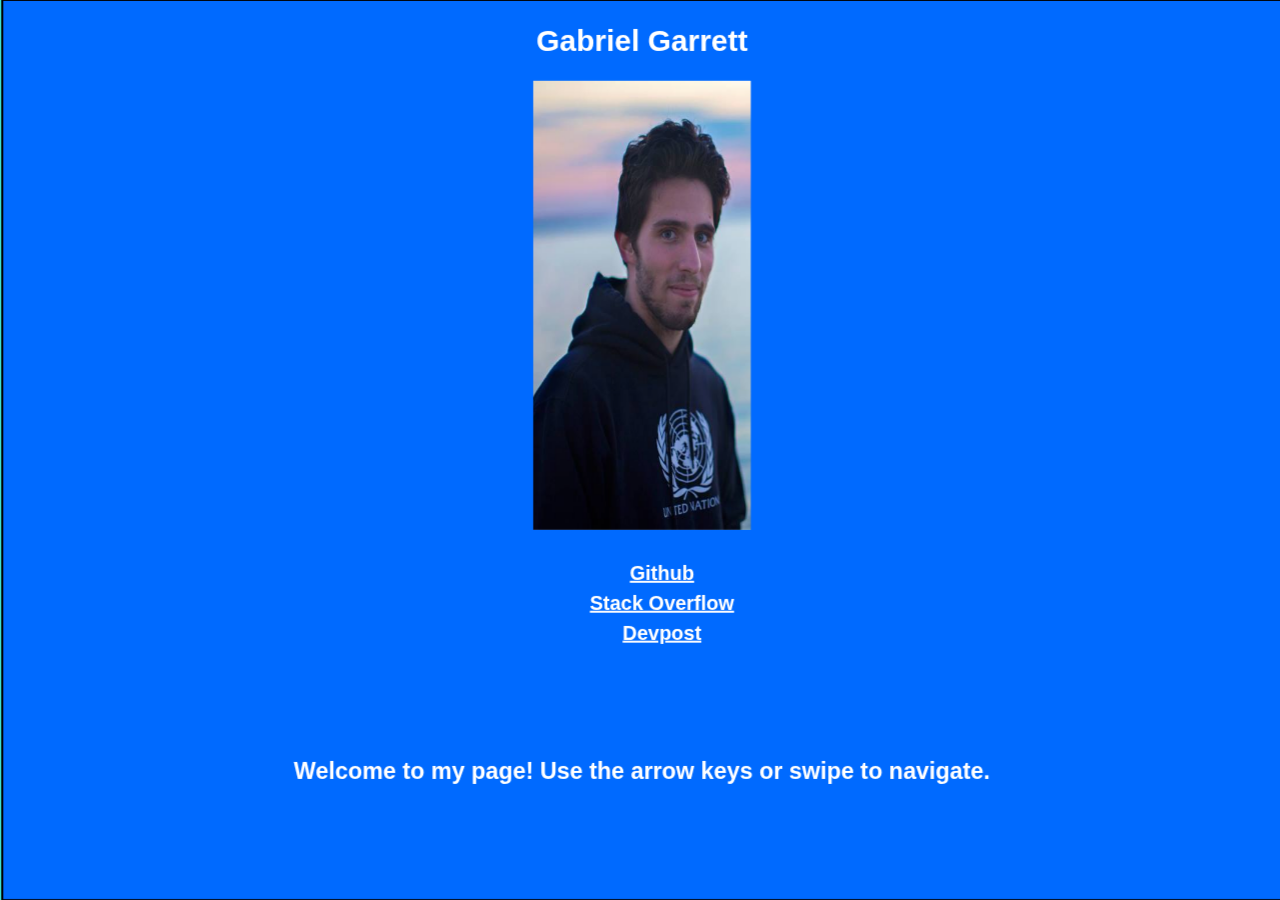
<file: index.html>
<!DOCTYPE html>
<html lang="en" class=" js csstransforms3d"><head><meta http-equiv="Content-Type" content="text/html; charset=UTF-8">
  <meta charset="utf-8">

  <!-- disable zooming -->
  <meta name="viewport" content="initial-scale=1.0, user-scalable=0">

  <link rel="stylesheet" href="./cube_files/style.css" media="screen">
  <link rel="stylesheet" href="style.css" media="screen">


    <style media="screen">

    .container {
      width: 100%;
      height: 100vh;
      position: relative;
      margin: 0 auto;
      border: 0px solid #CCC;
      -webkit-perspective: 1000px;
         -moz-perspective: 1000px;
           -o-perspective: 1000px;
              perspective: 1000px;
    }

    #cube {
      width: 100%;
      height: 100vh;
      position: absolute;
      -webkit-transform-style: preserve-3d;
         -moz-transform-style: preserve-3d;
           -o-transform-style: preserve-3d;
              transform-style: preserve-3d;
      -webkit-transition: -webkit-transform 1s;
         -moz-transition: -moz-transform 1s;
           -o-transition: -o-transform 1s;
              transition: transform 1s;
    }

    #cube figure {
      display: block;
      position: absolute;
      width: 100%;
      height: 100%;
      border: 2px solid black;
      line-height: 30px;
      font-size: 20px;
      font-weight: bold;
      color: white;
      text-align: center;
    }

    #cube.panels-backface-invisible figure {
      -webkit-backface-visibility: hidden;
         -moz-backface-visibility: hidden;
           -o-backface-visibility: hidden;
              backface-visibility: hidden;
    }



    #cube .front  { background: hsla(   0, 75%, 75%, 1.0 ); }
    #cube .back   { background: hsla(  45, 75%, 50%, 1.0); }
    #cube .right  { background: hsla( 120, 75%, 75%, 1.0 ); }
    #cube .left   { background: hsla( 180, 100%, 50%, 1.0 ); }
    #cube .top    { background: hsla( 215, 100%, 50%, 1.0 ); }
    #cube .bottom { background: hsla( 300, 100%, 50%, 1.0 ); }

    #cube .front  {
      -webkit-transform: translateZ( 100px );
         -moz-transform: translateZ( 100px );
           -o-transform: translateZ( 100px );
              transform: translateZ( 100px );
    }
    #cube .back   {
      -webkit-transform: rotateX( -180deg ) translateZ( 100px );
         -moz-transform: rotateX( -180deg ) translateZ( 100px );
           -o-transform: rotateX( -180deg ) translateZ( 100px );
              transform: rotateX( -180deg ) translateZ( 100px );
    }
    #cube .right {
      -webkit-transform: rotateY(   90deg ) translateZ( 100px );
         -moz-transform: rotateY(   90deg ) translateZ( 100px );
           -o-transform: rotateY(   90deg ) translateZ( 100px );
              transform: rotateY(   90deg ) translateZ( 100px );
    }
    #cube .left {
      -webkit-transform: rotateY(  -90deg ) translateZ( 100px );
         -moz-transform: rotateY(  -90deg ) translateZ( 100px );
           -o-transform: rotateY(  -90deg ) translateZ( 100px );
              transform: rotateY(  -90deg ) translateZ( 100px );
    }
    #cube .top {
      -webkit-transform: rotateX(   90deg ) translateZ( 100px );
         -moz-transform: rotateX(   90deg ) translateZ( 100px );
           -o-transform: rotateX(   90deg ) translateZ( 100px );
              transform: rotateX(   90deg ) translateZ( 100px );
    }
    #cube .bottom {
      -webkit-transform: rotateX(  -90deg ) translateZ( 100px );
         -moz-transform: rotateX(  -90deg ) translateZ( 100px );
           -o-transform: rotateX(  -90deg ) translateZ( 100px );
              transform: rotateX(  -90deg ) translateZ( 100px );
    }

    #cube.show-front {
      -webkit-transform: translateZ( -100px );
         -moz-transform: translateZ( -100px );
           -o-transform: translateZ( -100px );
              transform: translateZ( -100px );
    }
    #cube.show-back {
      -webkit-transform: translateZ( -100px ) rotateX( -180deg );
         -moz-transform: translateZ( -100px ) rotateX( -180deg );
           -o-transform: translateZ( -100px ) rotateX( -180deg );
              transform: translateZ( -100px ) rotateX( -180deg );
    }
    #cube.show-right {
      -webkit-transform: translateZ( -100px ) rotateY(  -90deg );
         -moz-transform: translateZ( -100px ) rotateY(  -90deg );
           -o-transform: translateZ( -100px ) rotateY(  -90deg );
              transform: translateZ( -100px ) rotateY(  -90deg );
    }
    #cube.show-left {
      -webkit-transform: translateZ( -100px ) rotateY(   90deg );
         -moz-transform: translateZ( -100px ) rotateY(   90deg );
           -o-transform: translateZ( -100px ) rotateY(   90deg );
              transform: translateZ( -100px ) rotateY(   90deg );
    }
    #cube.show-top {
      -webkit-transform: translateZ( -100px ) rotateX(  -90deg );
         -moz-transform: translateZ( -100px ) rotateX(  -90deg );
           -o-transform: translateZ( -100px ) rotateX(  -90deg );
              transform: translateZ( -100px ) rotateX(  -90deg );
    }
    #cube.show-bottom {
      -webkit-transform: translateZ( -100px ) rotateX(   90deg );
         -moz-transform: translateZ( -100px ) rotateX(   90deg );
           -o-transform: translateZ( -100px ) rotateX(   90deg );
              transform: translateZ( -100px ) rotateX(   90deg );
    }

  </style>

</head>
<body>

  <!--<h1>Cube 2 - show sides</h1>-->

  <section class="container" id="show-buttons">
    <div id="cube" class="panels-backface-invisible show-top">
      <figure class="front">

      <h2>About</h2>
      <p>Hi! I'm Gabe. I've been around. I've been to too many hackathons, burned out on the midnight oil of naive and idealistic ideas that drive the impassioned youth to their paltry and dispassionate servitude. Writing is my passion, and so I write letters the computer can understand by day so I can write letters that the soul can understand by night.</p>
  <!--     <button class="show-top topArrow">Show Top</button>
      <button class="show-left leftArrow">Show Left</button>
      <button class="show-right rightArrow">Show Right</button>
      <button class="show-bottom bottomArrow">Show Bottom</button> -->

      </figure>
      <figure class="back">
      <h2>Writings</h2>
      <p><a href="https://medium.com/swlh/my-first-experience-at-a-hackathon-a8494b875b34#.kzqq7y3wh">My First Experience at a Hackathon</a></p>
      <p><a href="https://medium.com/@Gabraham/the-coming-unification-of-big-data-d5f66c4040f6#.j8i64iy0e">The Coming Unification of Big Data</a></p>
<!--       <button class="show-bottom topArrow">Show Bottom</button>
      <button class="show-right leftArrow">Show Right</button>
      <button class="show-left rightArrow">Show Left</button>
      <button class="show-top bottomArrow">Show Top</button> -->
      </figure>
       <figure class="right">
<!--      <button class="show-top topArrow">Show Top</button>
      <button class="show-front leftArrow">Show Front</button>
      <button class="show-back rightArrow">Show Back</button>
      <button class="show-bottom bottomArrow">Show Bottom</button> -->
        <h2>Projects</h2>
        <ul>
          <li><a href="https://www.youtube.com/watch?v=PB5PkJqJOyU">Water Quality Detection via Smart-Phone Microscope</a></li>
          <li><a href="http://ggaabe.github.io/bsdmg">Bernie Sanders Dank Meme Generator</a></li>
	  <li><a href="https://itunes.apple.com/us/app/worthwhile./id1006859702?mt=8">Worthwhile: an art-inspired iPhone app</a></li>
	</ul>
      </figure>
      <figure class="left">

      <h2>Worm Brain Simulation</h2>
      <iframe width="560" height="315" src="https://www.youtube.com/embed/YWQnzylhgHc" frameborder="0" allowfullscreen></iframe>
      <p>Here I simulated a roundworm brain on a robot. I contributed significantly to its source code <a href="https://github.com/Connectome/GoPiGo">here</a></p>
        <ul>
          <li><a href=""></a></li>
        </ul>
<!--       <button class="show-top topArrow">Show Top</button>
      <button class="show-front rightArrow">Show Front</button>
      <button class="show-back leftArrow">Show Back</button>
      <button class="show-bottom bottomArrow">Show Bottom</button> -->

<!--       <button class="show-bottom bottomArrow">Show 4</button>
 -->
      </figure>
      <figure class="top">
      <h2>Gabriel Garrett</h3>
<!--       <button class="show-back">Show Back</button>
      <button class="show-left leftArrow">Show Left</button>
      <button class="show-right rightArrow">Show Right</button>
      <button class="show-front bottomArrow">Show Front</button> -->
      <img src="me.png" id="me" />
      <ul>
        <li><a href="https://github.com/ggaabe">Github</li>
        <li><a href="http://stackoverflow.com/users/3293742/zavtra">Stack Overflow</a></li>
        <li><a href="http://devpost.com/ax">Devpost</a></li>
      </ul>
      <h3 class="bottomArrow instructions">Welcome to my page! Use the arrow keys or swipe to navigate.</h3>

      </figure>
      <figure class="bottom">
      <h2>Websites</h2>
        <ul>
          <li><a href="http://ggaabe.github.io/stablepal">Stablecoin Cryptocurrency Payment Processor</a></li>
          <li><a href="http://ggaabe.github.io/Boxpage/">Single-View Product Purchase Page</a></li>
          <li><a href="http://colonyone.github.io/">Landing Page for Lunar Colonization Effort</a></li>
        </ul>
<!--       <button class="show-front topArrow">Show Front</button>
      <button class="show-left leftArrow">Show Left</button>
      <button class="show-right rightArrow">Show Right</button>
      <button class="show-back bottomArrow">Show Back</button> -->
      </figure>
    </div>
  </section>

  <section id="options">

    <!--<p id="show-buttons">
      <button class="show-front">Show 1</button>
      <button class="show-back">Show 2</button>
      <button class="show-right">Show 3</button>
      <button class="show-left">Show 4</button>
      <button class="show-top">Show 5</button>
      <button class="show-bottom">Show 6</button>
      And you completely ignored again that her coworkers are in a similar situation and that there are people throughout the bay area in that situation as well, and yet her own poor decisions somehow also justifies inaction to help those people as well. Also ignored again is the concept of thousands of
    </p>-->

   <!-- <p>
      <button id="toggle-backface-visibility">Toggle Backface Visibility</button>
    </p>-->


  </section>
  <script src="./cube_files/hammer.min.js"></script>
  <script src="./cube_files/utils.js"></script>
  <script src="./cube_files/rotate-box.js"></script>


  <p id="disclaimer">Sorry, your browser does not support CSS 3D transforms. This may be broken.</p>





<div id="point-jawn" style="z-index: 2147483647;"></div></body></html>
</file>
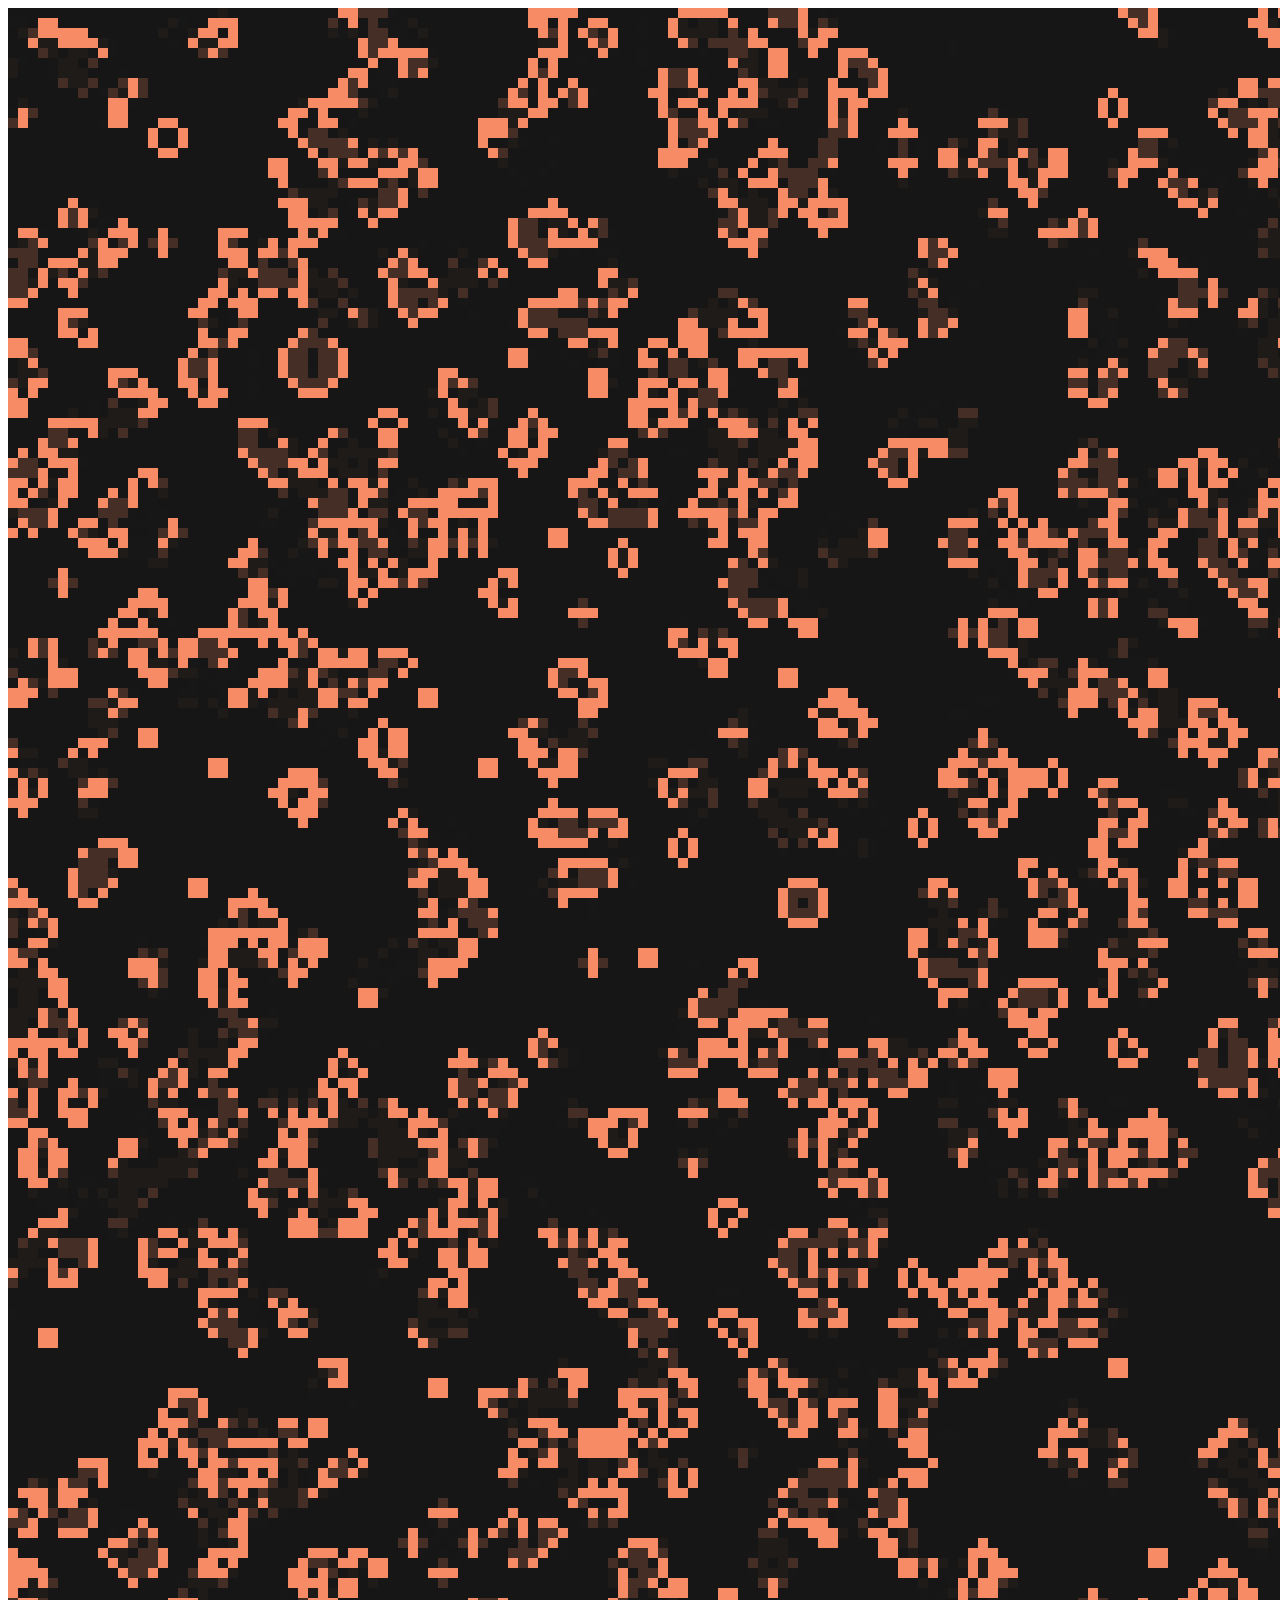
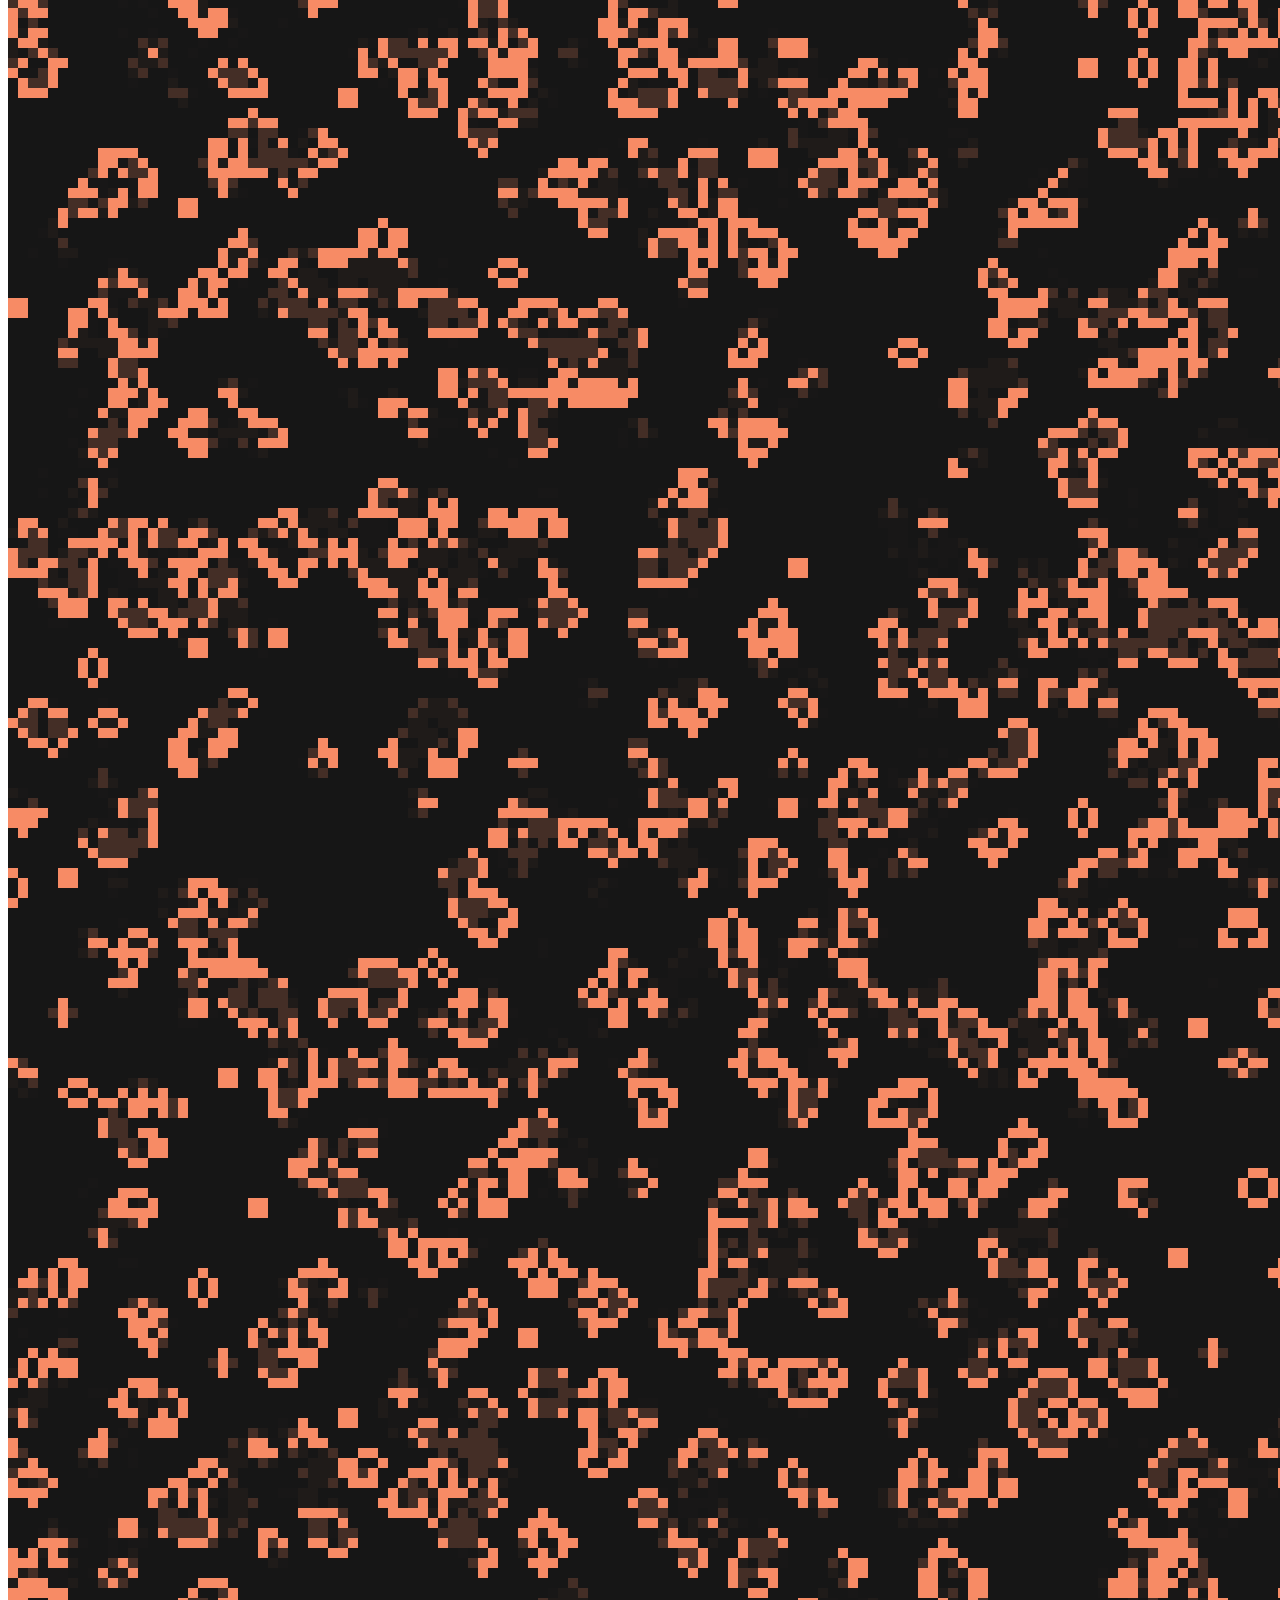
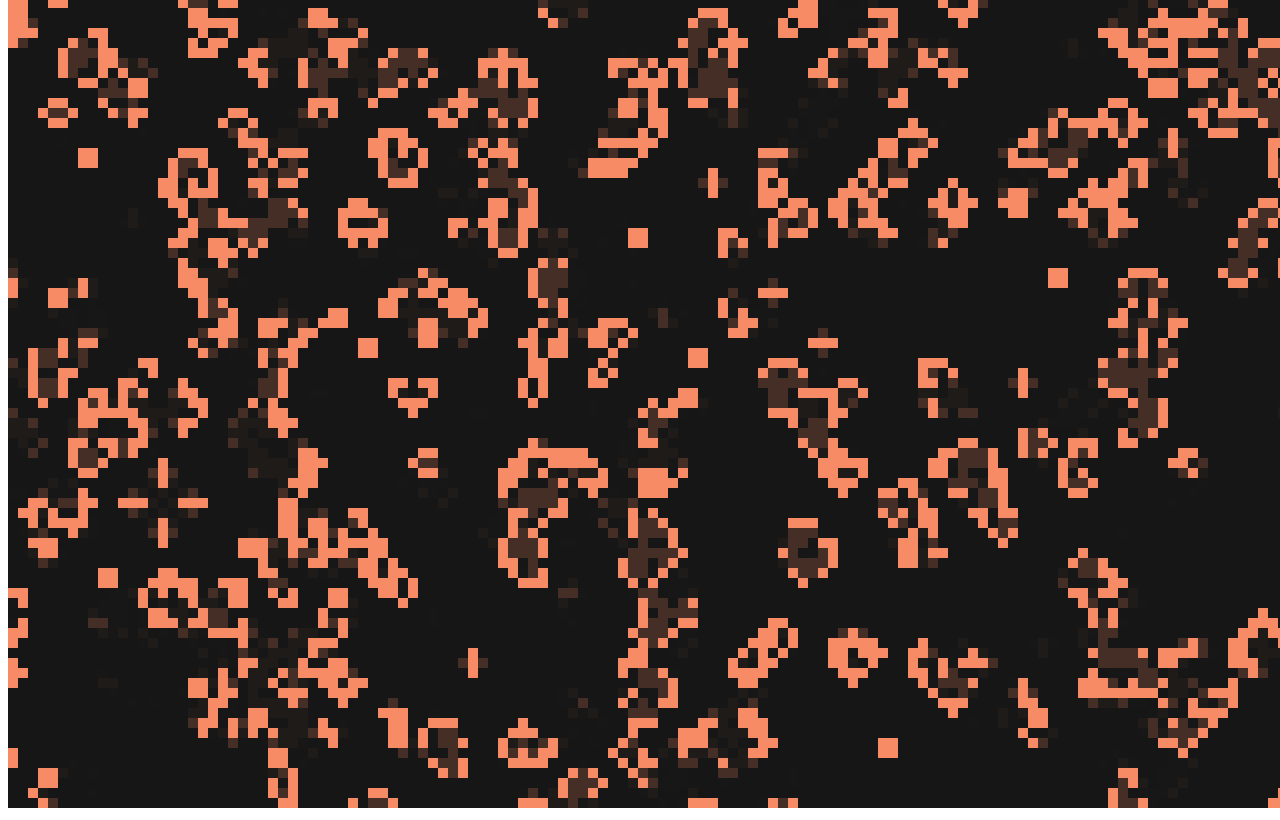
<file: automata.html>
<!DOCTYPE html>
<html>
<head>
	<script src="terra.min.js"></script>
</head>
<body>


<script>
var gameOfLife = new terra.Terrarium(400, 400, {
  trails: 0.2,
  periodic: true,
  background: [22, 22, 22]
});

terra.registerCA({
  type: 'GoL',
  colorFn: function () { return this.alive ? this.color + ',1' : '0,0,0,0'; },
  process: function (neighbors, x, y) {
    var surrounding = neighbors.filter(function (spot) {
      return spot.creature.alive;
    }).length;
    this.alive = surrounding === 3 || surrounding === 2 && this.alive;
    return true;
  }
}, function () {
  this.alive = Math.random() < 0.5;
});

gameOfLife.grid = gameOfLife.makeGrid('GoL');
gameOfLife.animate();

</script>

<div id="ex1"></div>

</body>


</html
</file>
<file: cube_files/style.css>
section, footer, nav {
  display: block;
}

body {
  font-family: 'Helvetica Neue', Arial, sans-serif;
  -webkit-text-size-adjust: none;
  color: #333;
  max-width: 100%;
  margin: 0 auto;
  padding: 0px;
}

a {
  color: blue;
  color: hsl( 220, 90%, 40% );
  text-decoration: none;
}

a:hover {
  background-color: blue;
  background-color: hsl( 220, 90%, 50% );
  color: white;
}

#options {
  position: relative;
  z-index: 100;
  margin-bottom: 40px;
}

button {
  font-size: 16px;
  -webkit-appearance: push-button;
}

footer {
  border-top: 1px solid #CCC;
  font-size: 0.8em;
  position: relative;
  z-index: 100;
}

#disclaimer {
  color: red;
  font-weight: bold;
  display: none;
}
.no-csstransforms3d #disclaimer { display: block; }

hr {
  border: none;
  border-top: 1px solid #CCC;
}

figure {
  margin: 0;
}

code {
  font-family: 'Monaco', 'Menlo', monospace;
}

/* index navigation */

.index nav ul {
  list-style: none;
  margin: 0 0 3.0em 0;
  padding: 0;
}

.index nav ul a {
  display: block;
  font-size: 18px;
  font-weight: bold;
  line-height: 24px;
  padding: 10px;
  border: 1px solid #CCC;
  border-bottom: none;
}

.index nav ul li:first-child a {
  border-radius: 10px 10px 0 0;
}

.index nav ul li:last-child a {
  border-radius: 0 0 10px 10px;
  border-bottom: 1px solid #CCC;
}

/**** Docs ****/

body.doc { max-width: 900px; }

.doc #content {
  font-size: 14px;  
  line-height: 1.5em;
}

.doc #content blockquote {
  margin-left: 0;
  padding: 0.8em;
  background: #EEE;
  background: hsla( 0, 0%, 0%, 0.04 );
}

.doc #content img {
  border: 1px solid #CCC;
  display: inline-block;
}

.doc #content pre {
  font-size: 12px;
  line-height: 1.5em;
}

.doc nav h1 {
  font-size: 20px;
}

.doc nav ul {
  margin: 0;
  padding: 0;
  list-style: none;
}

.doc nav li a {
  display: block;
  padding: 0.3em 0;
}

.doc nav li.current a {
  font-weight: bold;
  color: #333;
}
.doc nav li.current a:hover { color: white; }



@media screen and (min-width: 768px) {

  body.doc #content {
    padding-left: 220px;
  }

  .doc #doc-nav-wrapper {
    position: fixed;
    left: 0;
    top: 0;
    width: 100%;
  }

  .doc .doc-nav-positioner {
    max-width: 900px;
    margin: 0 auto;
    position: relative;
  }

  .doc nav {
    width: 200px;
    font-size: 14px;
    position: absolute;
    top: 10px;
    left: 10px;
  }

  .doc nav h1 {
    margin-top: 0;
  }

}

/* proxy range */

.proxy-range {
  display: inline-block;
  position: relative;
  height: 30px;
  width: 200px;
  border: 1px solid hsla( 0, 0%, 0%, 0.15 );
  background-color: hsla( 0, 0%, 0%, 0.02 );
  border-radius: 15px;
  box-shadow: inset 0 1px 7px hsla( 0, 0%, 0%, 0.3 );
}

.proxy-range.highlighted {
  background-color: hsla( 220, 90%, 50%, 0.15 );
}

.proxy-range .handle {
  width: 38px;
  height: 38px;
  border-radius: 20px;
  border: 1px solid hsla(0, 0%, 0%, 0.3);
  position: absolute;
  top: -5px;
  left: -20px;
  background-color: hsla( 220, 70%, 60%, 1.0 );
  background-image: -webkit-gradient(radial, center 15%, 0, center 30%, 30, 
    from(            hsla( 0, 0%, 100%, 0.6 ) ),  
    color-stop( 50%, hsla( 0, 0%, 100%, 0.0 ) ),
    color-stop( 50%, hsla( 0, 0%,   0%, 0.0 ) ),
    to(              hsla( 0, 0%,   0%, 0.5 ) )
  );
  background-image: -moz-radial-gradient(center 30%, cover,
    hsla( 0, 0%, 100%, 0.5 ),  
    hsla( 0, 0%, 100%, 0.0 ) 50%,
    hsla( 0, 0%,   0%, 0.0 ) 50%,
    hsla( 0, 0%,   0%, 0.5 )
  );
  box-shadow: 
    0  2px 0px -1px hsla( 0, 0%, 100%, 0.7 ) inset, 
    0 -4px 2px -1px hsla( 0, 0%,   0%, 0.1 ) inset, 
    0  1px 2px  0px hsla( 0, 0%,   0%, 0.3 )
  ;
  -webkit-transition-property: width, height, top, left, -webkit-border-radius;
     -moz-transition-property: width, height, top, left, -moz-border-radius;
  -webkit-transition-duration: 0.1s;
     -moz-transition-duration: 0.1s;
}

.proxy-range.highlighted .handle {
  height: 98px;
  top: -35px;
  width: 4px;
  left: -3px;
  background-image: -webkit-gradient(linear, 0 top, 0 bottom, 
    from(            hsla( 0, 0%, 100%, 0.6 ) ),  
    color-stop( 50%, hsla( 0, 0%, 100%, 0.0 ) ),
    color-stop( 50%, hsla( 0, 0%,   0%, 0.0 ) ),
    to(              hsla( 0, 0%,   0%, 0.5 ) )
  );
  border-radius: 3px;
}

body{overflow: hidden;}

.instructions{
  width: 100%;
  text-align: center;
}

.bottomArrow{
  position: absolute;
  bottom: 10%;
}

.leftArrow{
  position: absolute;
  left: 0;
}

.rightArrow{
  position: absolute;
  right: 0;
}

.topArrow{
  position: absolute;
  top: 0;
}

#me{
  height: 0vh;
  visibility: hidden;
}

@media screen and (min-width: 480px) {
  
  #me{
  width: 17vw;
  height: 50vh;
  visibility: visible;
}

}

h3{
  text-align: center;
}
/******* Pygments *******/

ul{
  list-style: none;
}

a{
  color: white;
  text-decoration: underline;
}

pre {
  background: #111;
  color: white;
  padding: 0.8em;
  white-space: pre-wrap;
}


code .s1,
code .s { color: #78BD55; } /* string */
code .mi, /* integer */
code .cp { color: #5298D4; } /* doctype */
code .k { color: #E39B79; } /* keyword */
code .kd, /* storage */
code .na { color: #A9D866; } /* markup attribute */
code .p  { color: #EDB; } /* punctuation */
code .o  { color: #F63; }   /* operator */
code .nb { color: #AA97AC;} /* support */

/* comment */
code .c,
code .c1 { color: #666; font-style: italic; }

code .nt { color: #A0C8FC; } /* Markup open tag */

code .nf { color: #9EA8B8; } /* css id */
code .nc { color: #A78352; }  /* CSS class */
code .m  { color: #DE8E50; } /* CSS value */
code .nd { color: #9FAD7E; } /* CSS pseudo selector */
</file>
<file: style.css>
body{
  width: 100%;
  height: 100vh;
  width: 100vw;
  background: turquoise;
  /*width: 100px;
  height: 100px;*/
}
/*
div:hover {
    -webkit-transform: rotateX(150deg); 
    transform: rotateX(150deg);
}

.container {
  width: 200px;
  height: 200px;
  position: relative;
  perspective: 1000px;
}

#cube {
  width: 100%;
  height: 100%;
  position: absolute;
  transform-style: preserve-3d;
}

#cube figure {
  margin: 0;

  display: block;
  position: absolute;
  border: 2px solid black;
}

#cube.show-front  { transform: translateZ( -100px ) rotateY(    0deg ); }
#cube.show-back   { transform: translateZ( -100px ) rotateX( -180deg ); }
#cube.show-right  { transform: translateZ( -100px ) rotateY(  -90deg ); }
#cube.show-left   { transform: translateZ( -100px ) rotateY(   90deg ); }
#cube.show-top    { transform: translateZ( -100px ) rotateX(  -90deg ); }
#cube.show-bottom { transform: translateZ( -100px ) rotateX(   90deg ); }

#cube { transition: transform 1s; }*/
</file>
